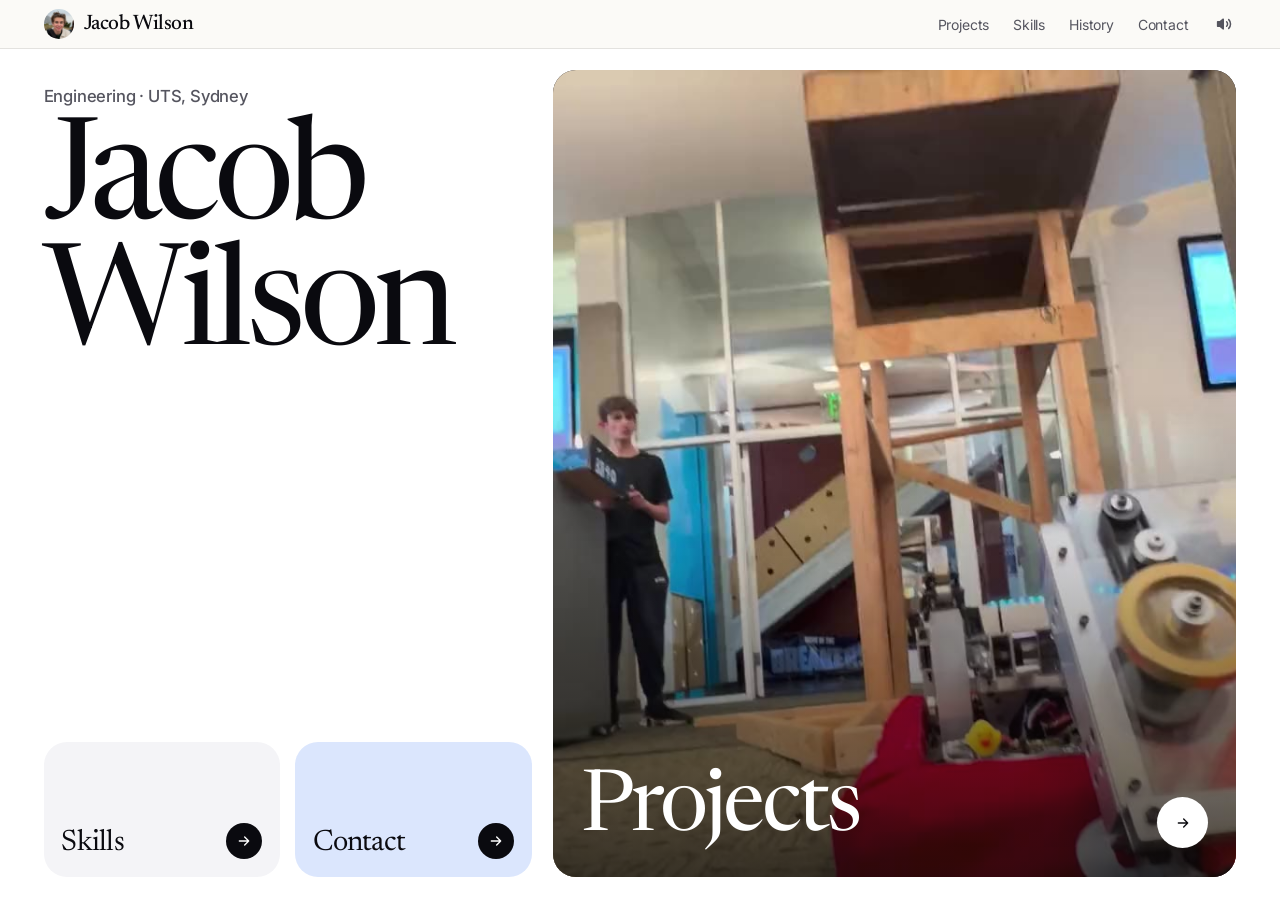
<file: site/index.html>
<!doctype html>
<html lang="en-AU">
<head>
<meta charset="utf-8">
<meta name="viewport" content="width=device-width, initial-scale=1, viewport-fit=cover">
<title>Jacob Wilson</title>
<meta name="description" content="Engineering student at UTS, Sydney. Robots, mechanisms and software.">
<meta name="theme-color" content="#ffffff">
<link rel="preconnect" href="https://fonts.googleapis.com">
<link rel="preconnect" href="https://fonts.gstatic.com" crossorigin>
<link rel="stylesheet" href="https://fonts.googleapis.com/css2?family=Inter:wght@400;500;600&family=Newsreader:opsz,wght@6..72,400;6..72,500&display=swap">
<link rel="stylesheet" href="css/site.css?v=11">
<link rel="icon" href="data:image/svg+xml,%3Csvg xmlns='http://www.w3.org/2000/svg' viewBox='0 0 32 32'%3E%3Crect width='32' height='32' rx='8' fill='%23141413'/%3E%3Ccircle cx='16' cy='16' r='5' fill='%23faf9f5'/%3E%3C/svg%3E">
</head>
<body data-page="home">
<a class="skip" href="#main">Skip to content</a>
<header class="nav">
  <div class="nav-bar">
    <a class="brand" href="index.html" data-page="home" aria-label="Jacob Wilson, home"><img class="pfp" src="assets/profile/pfp.jpg" alt="" width="30" height="30"><span class="full">Jacob Wilson</span><span class="short">JW</span></a>
    <nav class="nav-links" aria-label="Main"><a class="nav-link" data-page="projects" href="projects.html">Projects</a><a class="nav-link" data-page="skills" href="skills.html">Skills</a><a class="nav-link" data-page="history" href="history.html">History</a><a class="nav-link" data-page="contact" href="contact.html">Contact</a></nav>
    <button class="icon-btn sound" type="button" aria-label="Click sound"><svg viewBox="0 0 24 24" fill="none" stroke="currentColor" stroke-width="2" stroke-linecap="round" stroke-linejoin="round" aria-hidden="true"><path d="M11 5.5 6.5 9H3.5v6h3l4.5 3.5z" fill="currentColor"/><path class="wave" d="M15.5 9a4.2 4.2 0 0 1 0 6M18.3 6.2a8.2 8.2 0 0 1 0 11.6"/><path class="mute" d="m15.5 9.5 5 5m0-5-5 5"/></svg></button>
  </div>
</header>
<main id="main" class="home">
  <div class="home-text">
    <div>
      <p class="eyebrow" id="kicker"></p>
      <h1 class="home-name" id="name"></h1>
    </div>
    <div class="home-links">
      <a class="mini" data-press href="skills.html"><span>Skills</span><i class="go"></i></a>
      <a class="mini" data-press href="contact.html"><span>Contact</span><i class="go"></i></a>
    </div>
  </div>
  <a class="feature" data-press href="projects.html" aria-label="Projects">
    <span class="feature-media" id="feature-media"></span>
    <span class="feature-label"><span>Projects</span><i class="go"></i></span>
  </a>
</main>
<script src="js/data.js?v=19"></script>
<script src="js/site.js?v=4"></script>
<script src="js/hero.js?v=4"></script>
</body>
</html>
</file>
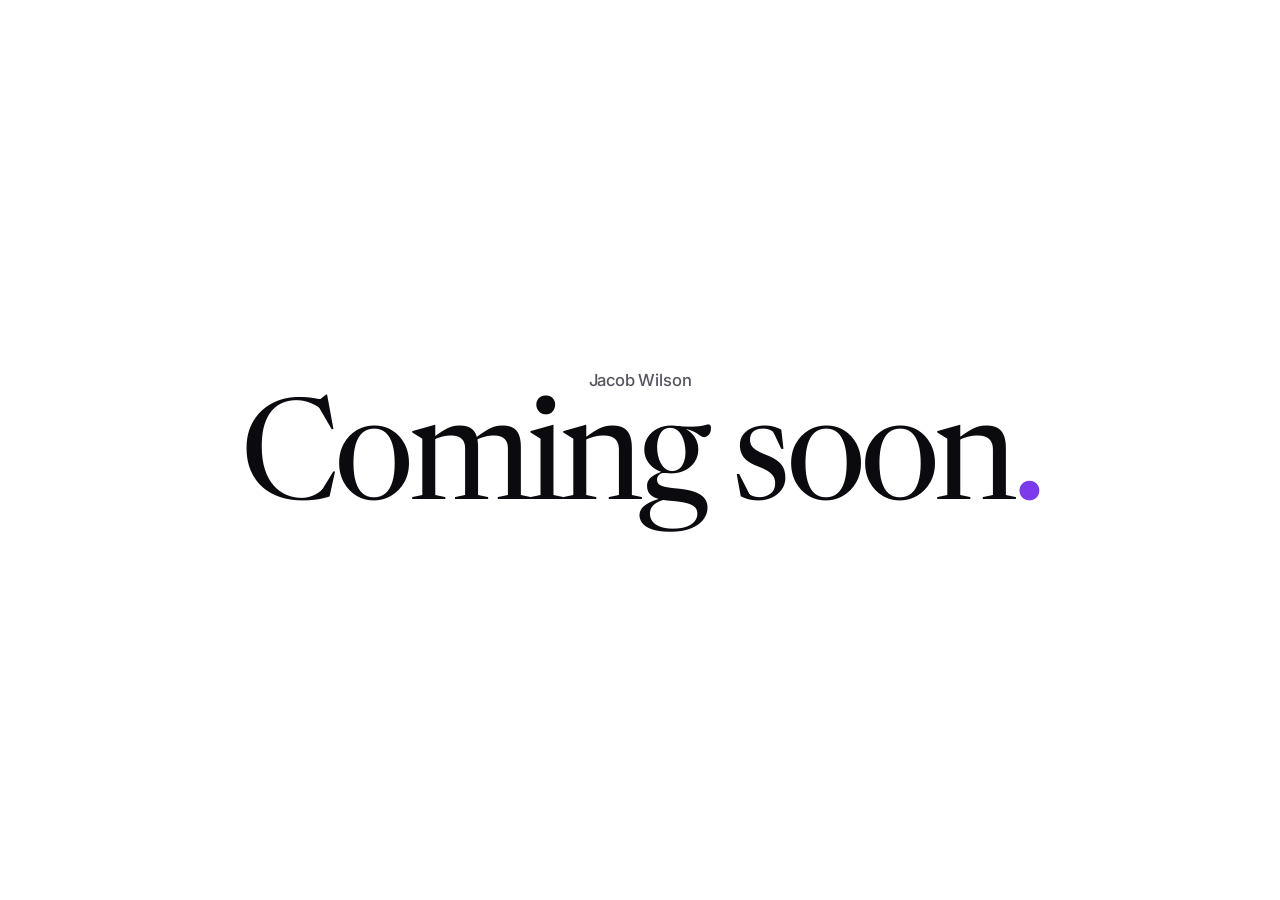
<file: site/coming-soon.html>
<!doctype html>
<html lang="en-AU">
<head>
<meta charset="utf-8">
<meta name="viewport" content="width=device-width, initial-scale=1, viewport-fit=cover">
<title>Jacob Wilson</title>
<meta name="description" content="Engineering student at UTS, Sydney. Robots, mechanisms and software.">
<meta name="theme-color" content="#ffffff">
<link rel="preconnect" href="https://fonts.googleapis.com">
<link rel="preconnect" href="https://fonts.gstatic.com" crossorigin>
<link rel="stylesheet" href="https://fonts.googleapis.com/css2?family=Inter:wght@400;500&family=Newsreader:opsz,wght@6..72,400&display=swap">
<link rel="icon" href="data:image/svg+xml,%3Csvg xmlns='http://www.w3.org/2000/svg' viewBox='0 0 32 32'%3E%3Crect width='32' height='32' rx='8' fill='%23141413'/%3E%3Ccircle cx='16' cy='16' r='5' fill='%23faf9f5'/%3E%3C/svg%3E">
<style>
  :root { --ink: #0a0a0f; --ink-2: #55555f; --clay: #7c3aed;
    --serif: "Newsreader", "Iowan Old Style", "Palatino Linotype", Georgia, serif;
    --sans: -apple-system, BlinkMacSystemFont, "SF Pro Text", "Inter", "Helvetica Neue", Arial, sans-serif; }
  html, body { margin: 0; height: 100%; background: #fff; }
  body { display: grid; place-items: center; min-height: 100svh; color: var(--ink);
    font-family: var(--sans); -webkit-font-smoothing: antialiased; letter-spacing: -.011em; }
  main { padding: 24px; text-align: center; }
  p { margin: 0; font-size: clamp(15px, 1.3vw, 19px); font-weight: 500; color: var(--ink-2); }
  h1 { margin: clamp(6px, 1.4vh, 18px) 0 0; font-family: var(--serif); font-weight: 400;
    font-size: clamp(54px, min(11vw, 23svh), 200px); line-height: .9; letter-spacing: -.04em; }
  h1 i { font-style: normal; color: var(--clay); display: inline-block; transform-origin: 50% 90%; }
  h1 i.jump { animation: jump .6s cubic-bezier(.32,.72,0,1); }
  @keyframes jump {
    0%   { transform: translateY(0) scale(1, 1); }
    12%  { transform: translateY(0) scale(1.25, .75); }
    45%  { transform: translateY(-.55em) scale(.9, 1.1); }
    80%  { transform: translateY(0) scale(1.2, .8); }
    100% { transform: translateY(0) scale(1, 1); }
  }
  body { cursor: pointer; -webkit-user-select: none; user-select: none; }
</style>
</head>
<body>
<main>
  <p>Jacob Wilson</p>
  <h1>Coming soon<i>.</i></h1>
</main>
<script>
  const dot = document.querySelector("h1 i");
  addEventListener("pointerdown", () => {
    dot.classList.remove("jump");
    void dot.offsetWidth; // restart the animation on every click
    dot.classList.add("jump");
  });
</script>
</body>
</html>
</file>
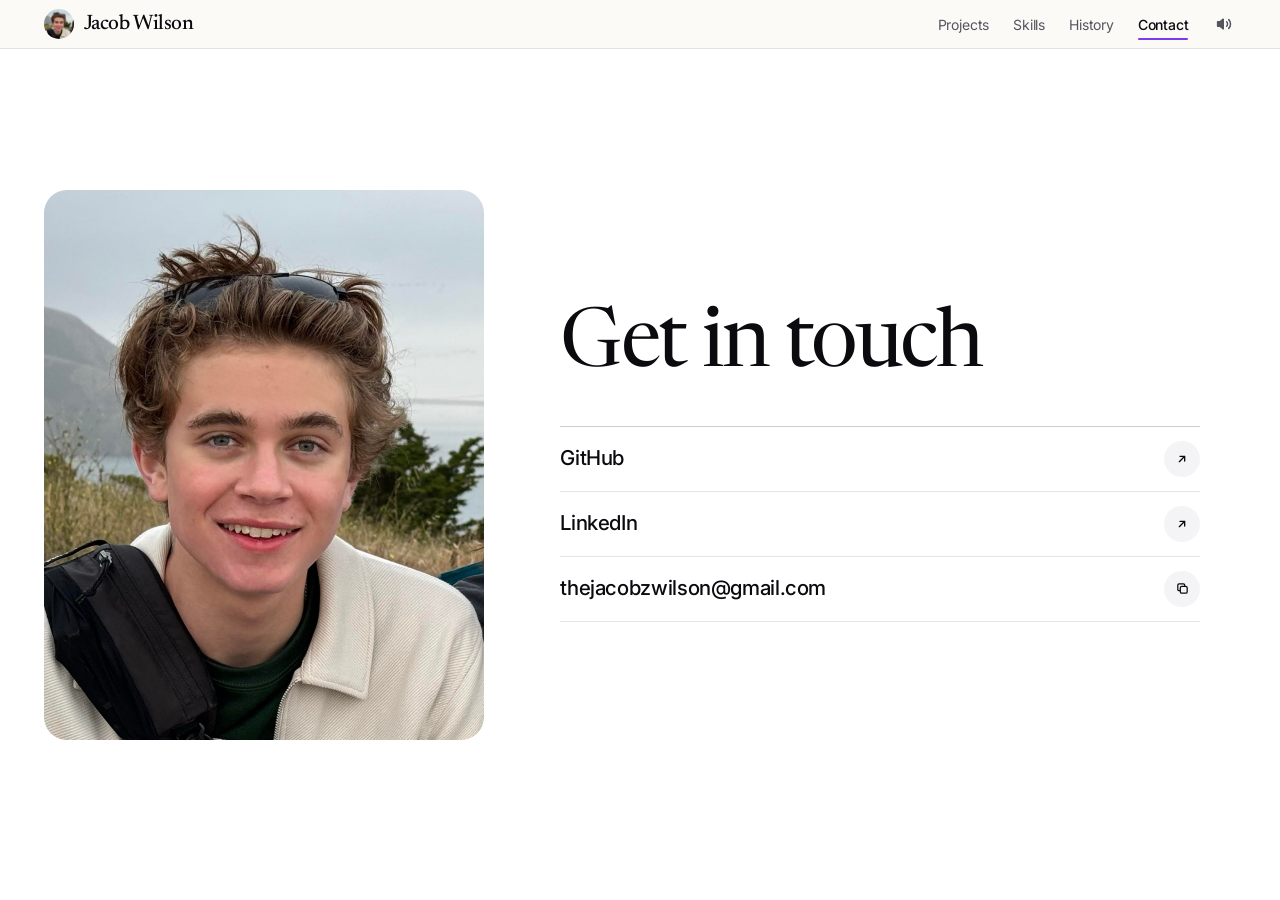
<file: site/contact.html>
<!doctype html>
<html lang="en-AU">
<head>
<meta charset="utf-8">
<meta name="viewport" content="width=device-width, initial-scale=1, viewport-fit=cover">
<title>Contact — Jacob Wilson</title>
<meta name="description" content="GitHub, LinkedIn and email.">
<meta name="theme-color" content="#ffffff">
<link rel="preconnect" href="https://fonts.googleapis.com">
<link rel="preconnect" href="https://fonts.gstatic.com" crossorigin>
<link rel="stylesheet" href="https://fonts.googleapis.com/css2?family=Inter:wght@400;500;600&family=Newsreader:opsz,wght@6..72,400;6..72,500&display=swap">
<link rel="stylesheet" href="css/site.css?v=11">
<link rel="icon" href="data:image/svg+xml,%3Csvg xmlns='http://www.w3.org/2000/svg' viewBox='0 0 32 32'%3E%3Crect width='32' height='32' rx='8' fill='%23141413'/%3E%3Ccircle cx='16' cy='16' r='5' fill='%23faf9f5'/%3E%3C/svg%3E">
</head>
<body data-page="contact">
<a class="skip" href="#main">Skip to content</a>
<header class="nav">
  <div class="nav-bar">
    <a class="brand" href="index.html" data-page="home" aria-label="Jacob Wilson, home"><img class="pfp" src="assets/profile/pfp.jpg" alt="" width="30" height="30"><span class="full">Jacob Wilson</span><span class="short">JW</span></a>
    <nav class="nav-links" aria-label="Main"><a class="nav-link" data-page="projects" href="projects.html">Projects</a><a class="nav-link" data-page="skills" href="skills.html">Skills</a><a class="nav-link" data-page="history" href="history.html">History</a><a class="nav-link" data-page="contact" href="contact.html">Contact</a></nav>
    <button class="icon-btn sound" type="button" aria-label="Click sound"><svg viewBox="0 0 24 24" fill="none" stroke="currentColor" stroke-width="2" stroke-linecap="round" stroke-linejoin="round" aria-hidden="true"><path d="M11 5.5 6.5 9H3.5v6h3l4.5 3.5z" fill="currentColor"/><path class="wave" d="M15.5 9a4.2 4.2 0 0 1 0 6M18.3 6.2a8.2 8.2 0 0 1 0 11.6"/><path class="mute" d="m15.5 9.5 5 5m0-5-5 5"/></svg></button>
  </div>
</header>
<main id="main" class="contact">
  <figure class="headshot"><img id="headshot" alt="Jacob Wilson" width="880" height="1100"></figure>
  <div class="contact-body">
    <h1 class="display">Get in touch</h1>
    <ul class="list">
      <li><a class="row" id="gh" target="_blank" rel="noopener" data-press><span>GitHub</span><i class="go go--out"></i></a></li>
      <li><a class="row" id="li" target="_blank" rel="noopener" data-press><span>LinkedIn</span><i class="go go--out"></i></a></li>
      <li class="row-wrap"><a class="row" id="em" data-press><span id="em-t"></span></a><button class="icon-btn copy" id="copy" type="button" aria-label="Copy email"></button></li>
    </ul>
  </div>
</main>
<script src="js/data.js?v=19"></script>
<script src="js/site.js?v=4"></script>
<script src="js/contact.js?v=5"></script>
</body>
</html>
</file>
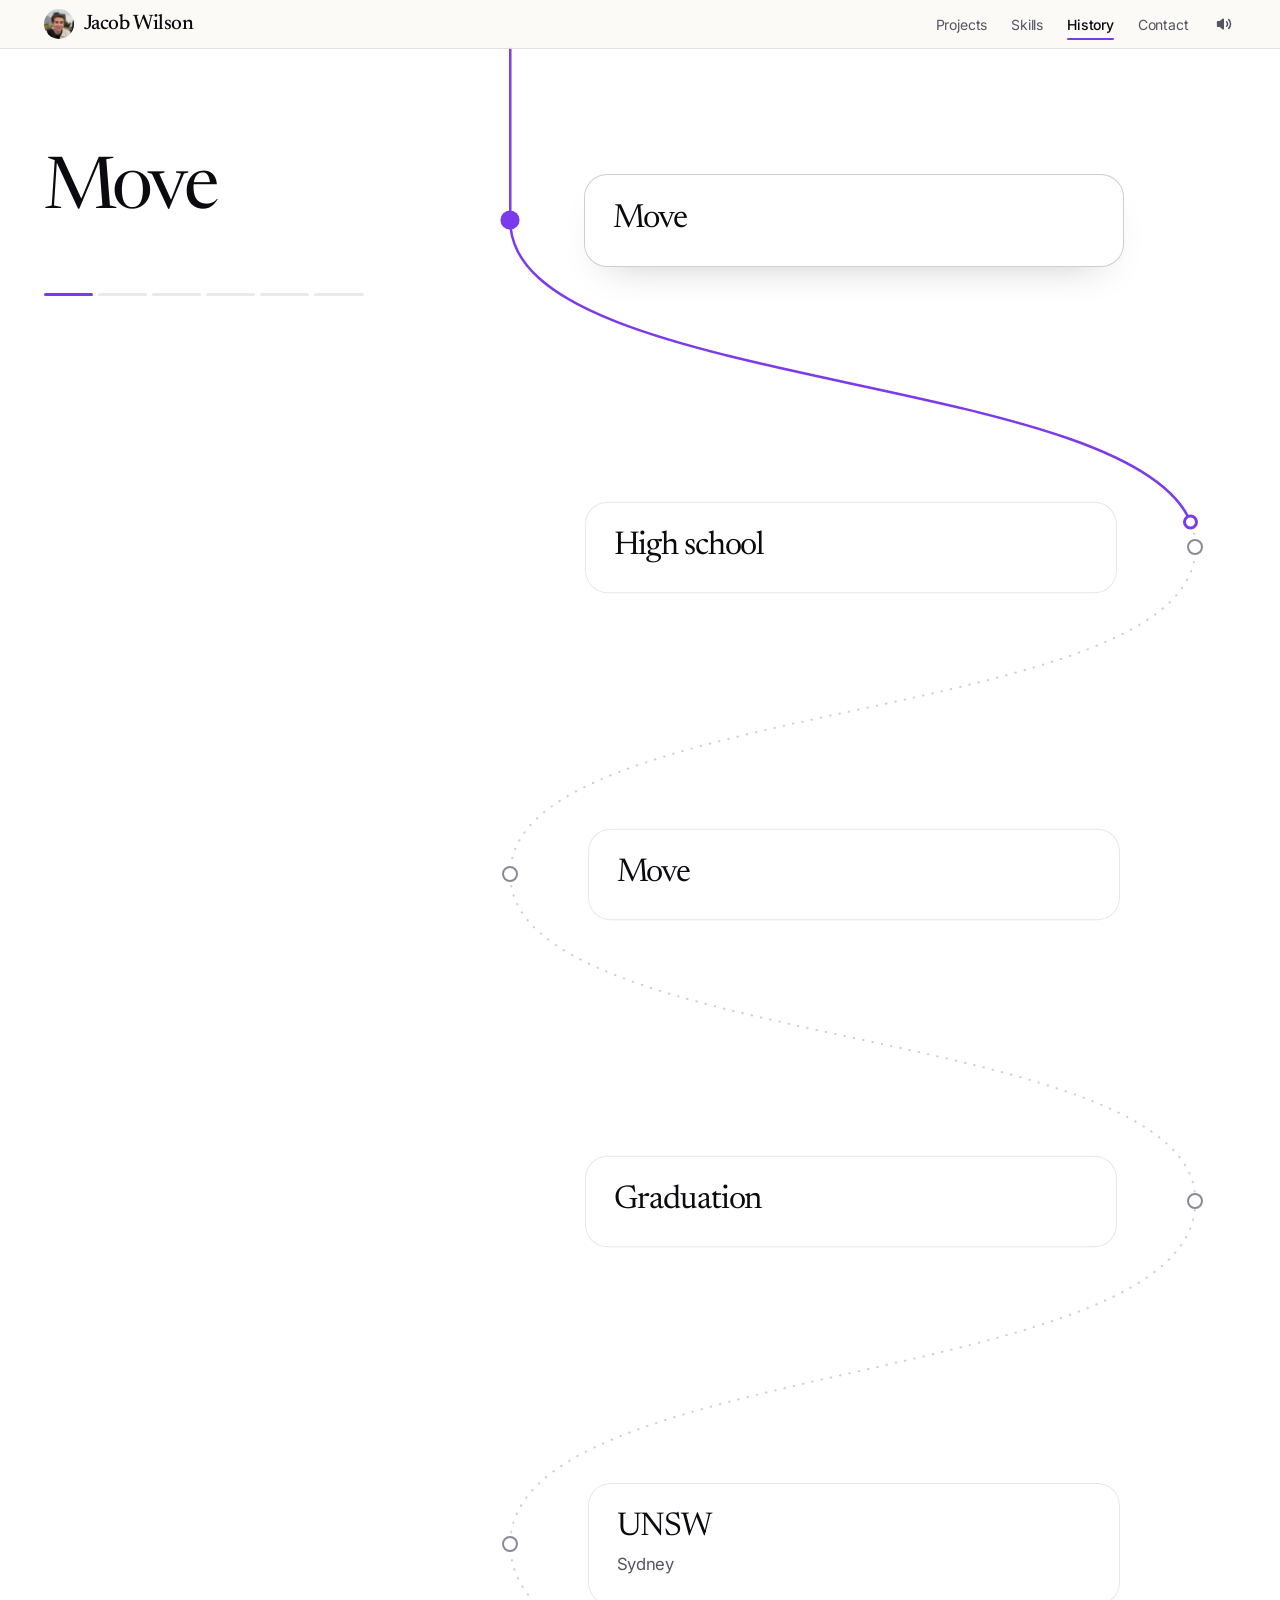
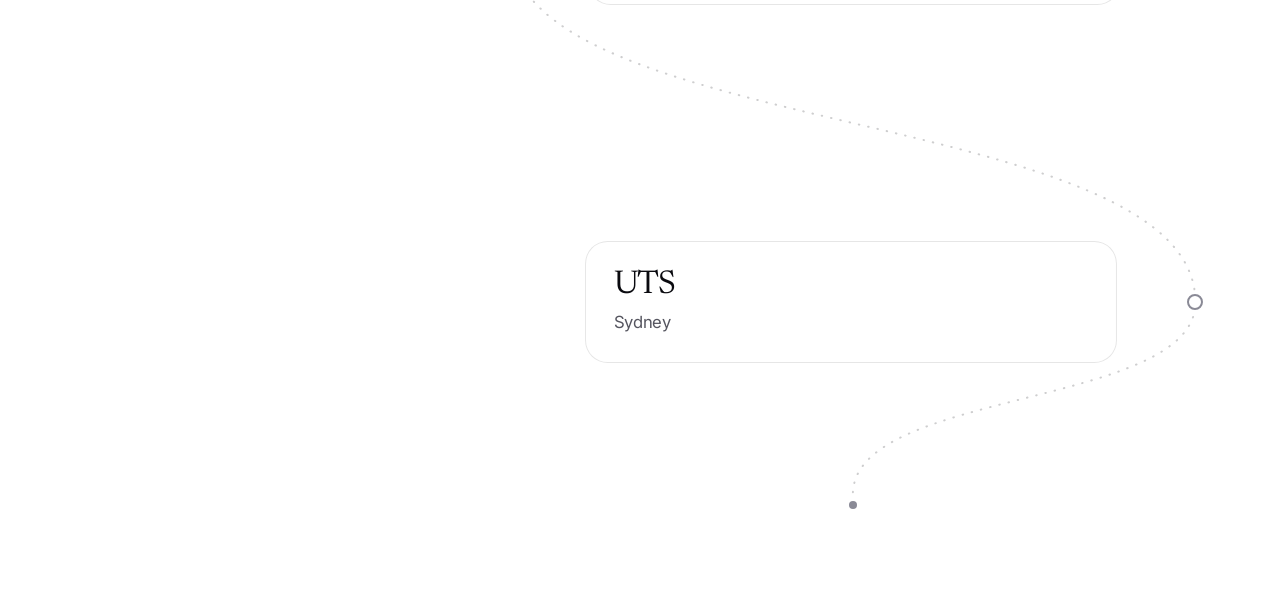
<file: site/history.html>
<!doctype html>
<html lang="en-AU">
<head>
<meta charset="utf-8">
<meta name="viewport" content="width=device-width, initial-scale=1, viewport-fit=cover">
<title>History — Jacob Wilson</title>
<meta name="description" content="Schools, moves and universities.">
<meta name="theme-color" content="#ffffff">
<link rel="preconnect" href="https://fonts.googleapis.com">
<link rel="preconnect" href="https://fonts.gstatic.com" crossorigin>
<link rel="stylesheet" href="https://fonts.googleapis.com/css2?family=Inter:wght@400;500;600&family=Newsreader:opsz,wght@6..72,400;6..72,500&display=swap">
<link rel="stylesheet" href="css/site.css?v=11">
<link rel="icon" href="data:image/svg+xml,%3Csvg xmlns='http://www.w3.org/2000/svg' viewBox='0 0 32 32'%3E%3Crect width='32' height='32' rx='8' fill='%23141413'/%3E%3Ccircle cx='16' cy='16' r='5' fill='%23faf9f5'/%3E%3C/svg%3E">
</head>
<body data-page="history">
<a class="skip" href="#main">Skip to content</a>
<header class="nav">
  <div class="nav-bar">
    <a class="brand" href="index.html" data-page="home" aria-label="Jacob Wilson, home"><img class="pfp" src="assets/profile/pfp.jpg" alt="" width="30" height="30"><span class="full">Jacob Wilson</span><span class="short">JW</span></a>
    <nav class="nav-links" aria-label="Main"><a class="nav-link" data-page="projects" href="projects.html">Projects</a><a class="nav-link" data-page="skills" href="skills.html">Skills</a><a class="nav-link" data-page="history" href="history.html">History</a><a class="nav-link" data-page="contact" href="contact.html">Contact</a></nav>
    <button class="icon-btn sound" type="button" aria-label="Click sound"><svg viewBox="0 0 24 24" fill="none" stroke="currentColor" stroke-width="2" stroke-linecap="round" stroke-linejoin="round" aria-hidden="true"><path d="M11 5.5 6.5 9H3.5v6h3l4.5 3.5z" fill="currentColor"/><path class="wave" d="M15.5 9a4.2 4.2 0 0 1 0 6M18.3 6.2a8.2 8.2 0 0 1 0 11.6"/><path class="mute" d="m15.5 9.5 5 5m0-5-5 5"/></svg></button>
  </div>
</header>
<main id="main">
<h1 class="sr-only">History</h1>
<div class="hist">
  <aside class="hist-now" aria-hidden="true">
    <div class="now-when"><span></span></div>
    <div class="now-title"></div>
    <div class="now-bar"></div>
  </aside>
  <div class="tl">
    <svg class="tl-svg" aria-hidden="true"><path class="tl-guide"/><path class="tl-ink"/><circle class="tl-pen" r="6"/></svg>
    <ol class="tl-list"></ol>
    <div class="tl-end" aria-hidden="true"></div>
  </div>
</div>
</main>
<script src="js/data.js?v=19"></script>
<script src="js/site.js?v=4"></script>
<script src="js/timeline.js?v=4"></script>
</body>
</html>
</file>
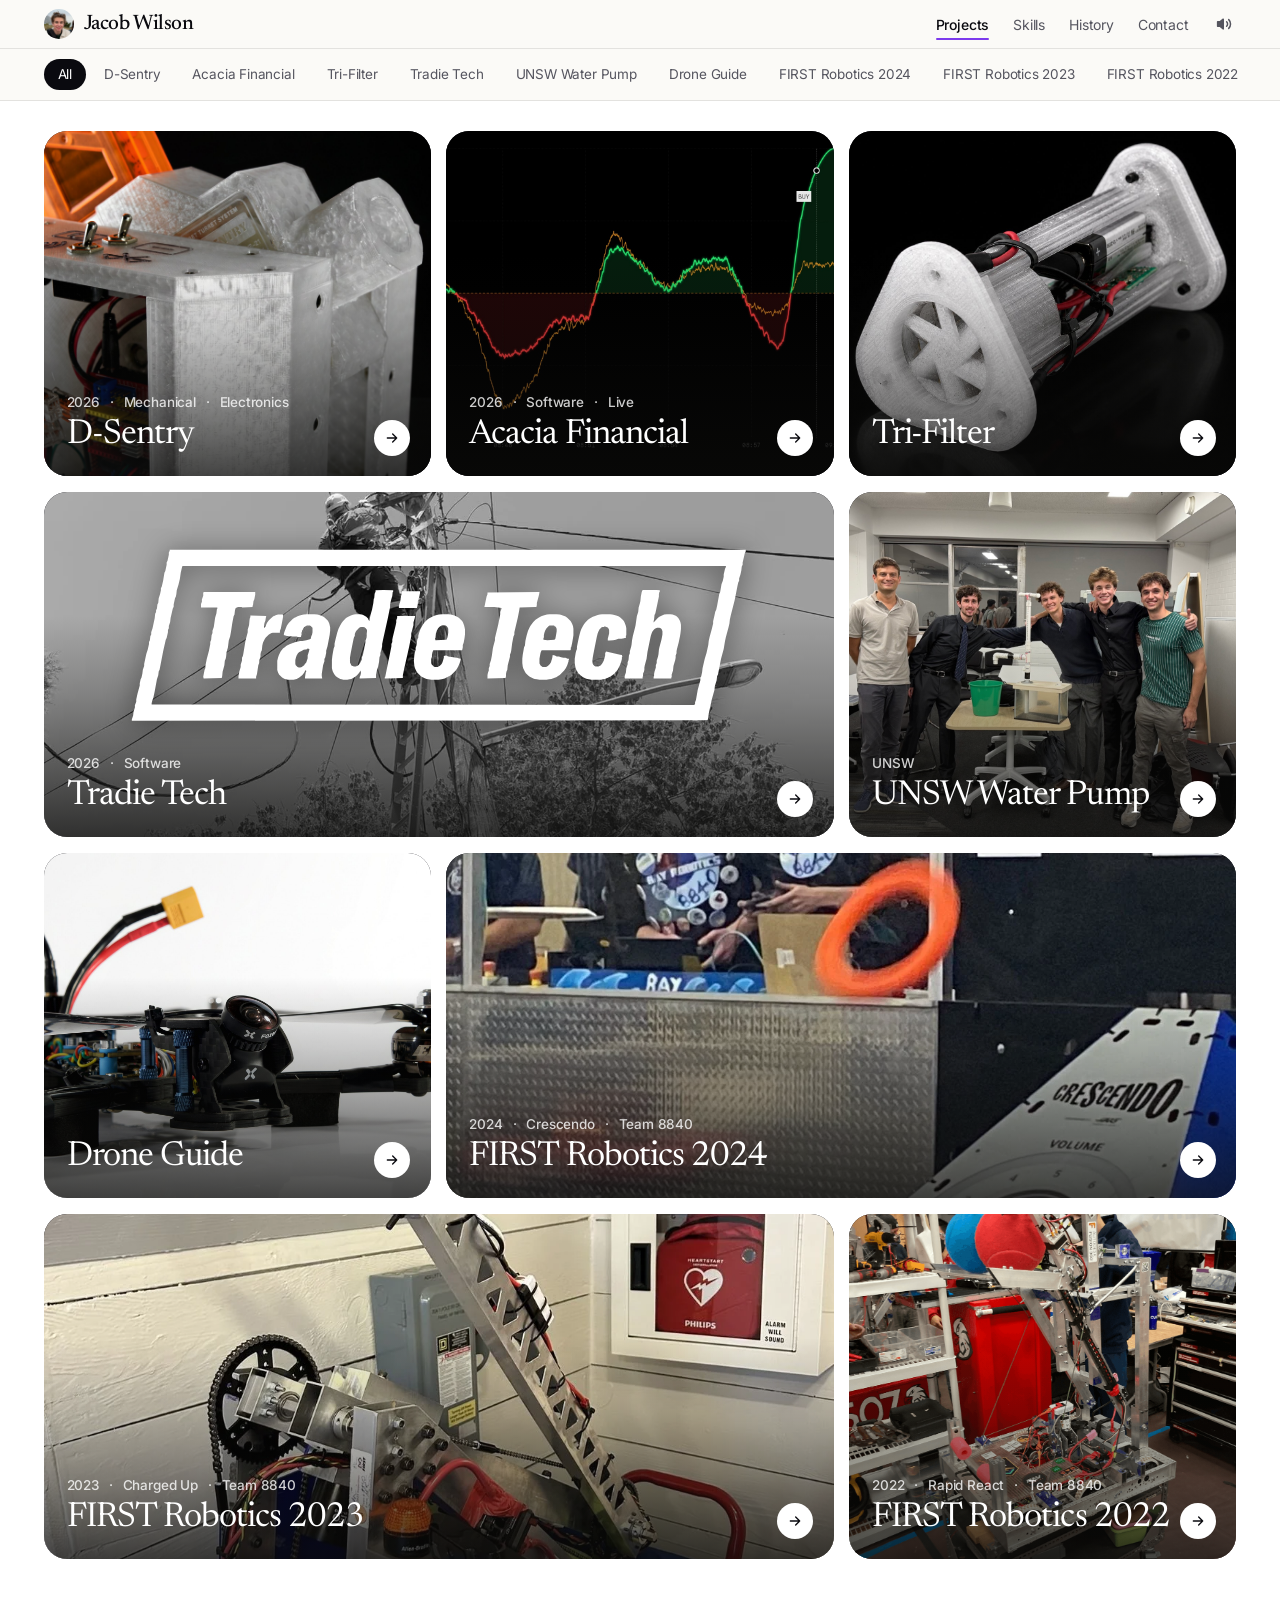
<file: site/projects.html>
<!doctype html>
<html lang="en-AU" class="has-rail">
<head>
<meta charset="utf-8">
<meta name="viewport" content="width=device-width, initial-scale=1, viewport-fit=cover">
<title>Projects — Jacob Wilson</title>
<meta name="description" content="Engineering projects by Jacob Wilson.">
<meta name="theme-color" content="#ffffff">
<link rel="preconnect" href="https://fonts.googleapis.com">
<link rel="preconnect" href="https://fonts.gstatic.com" crossorigin>
<link rel="stylesheet" href="https://fonts.googleapis.com/css2?family=Inter:wght@400;500;600&family=Newsreader:opsz,wght@6..72,400;6..72,500&display=swap">
<link rel="stylesheet" href="css/site.css?v=11">
<link rel="icon" href="data:image/svg+xml,%3Csvg xmlns='http://www.w3.org/2000/svg' viewBox='0 0 32 32'%3E%3Crect width='32' height='32' rx='8' fill='%23141413'/%3E%3Ccircle cx='16' cy='16' r='5' fill='%23faf9f5'/%3E%3C/svg%3E">
</head>
<body data-page="projects">
<a class="skip" href="#main">Skip to content</a>
<header class="nav">
  <div class="nav-bar">
    <a class="brand" href="index.html" data-page="home" aria-label="Jacob Wilson, home"><img class="pfp" src="assets/profile/pfp.jpg" alt="" width="30" height="30"><span class="full">Jacob Wilson</span><span class="short">JW</span></a>
    <nav class="nav-links" aria-label="Main"><a class="nav-link" data-page="projects" href="projects.html">Projects</a><a class="nav-link" data-page="skills" href="skills.html">Skills</a><a class="nav-link" data-page="history" href="history.html">History</a><a class="nav-link" data-page="contact" href="contact.html">Contact</a></nav>
    <button class="icon-btn sound" type="button" aria-label="Click sound"><svg viewBox="0 0 24 24" fill="none" stroke="currentColor" stroke-width="2" stroke-linecap="round" stroke-linejoin="round" aria-hidden="true"><path d="M11 5.5 6.5 9H3.5v6h3l4.5 3.5z" fill="currentColor"/><path class="wave" d="M15.5 9a4.2 4.2 0 0 1 0 6M18.3 6.2a8.2 8.2 0 0 1 0 11.6"/><path class="mute" d="m15.5 9.5 5 5m0-5-5 5"/></svg></button>
  </div>
  <div class="rail"><div class="rail-scroll"><ul class="rail-list"></ul></div></div>
</header>
<main id="main" class="collection" data-collection="projects"></main>
<script src="js/data.js?v=19"></script>
<script src="js/site.js?v=4"></script>
<script src="js/live.js?v=3"></script>
<script src="js/collection.js?v=6"></script>
</body>
</html>
</file>
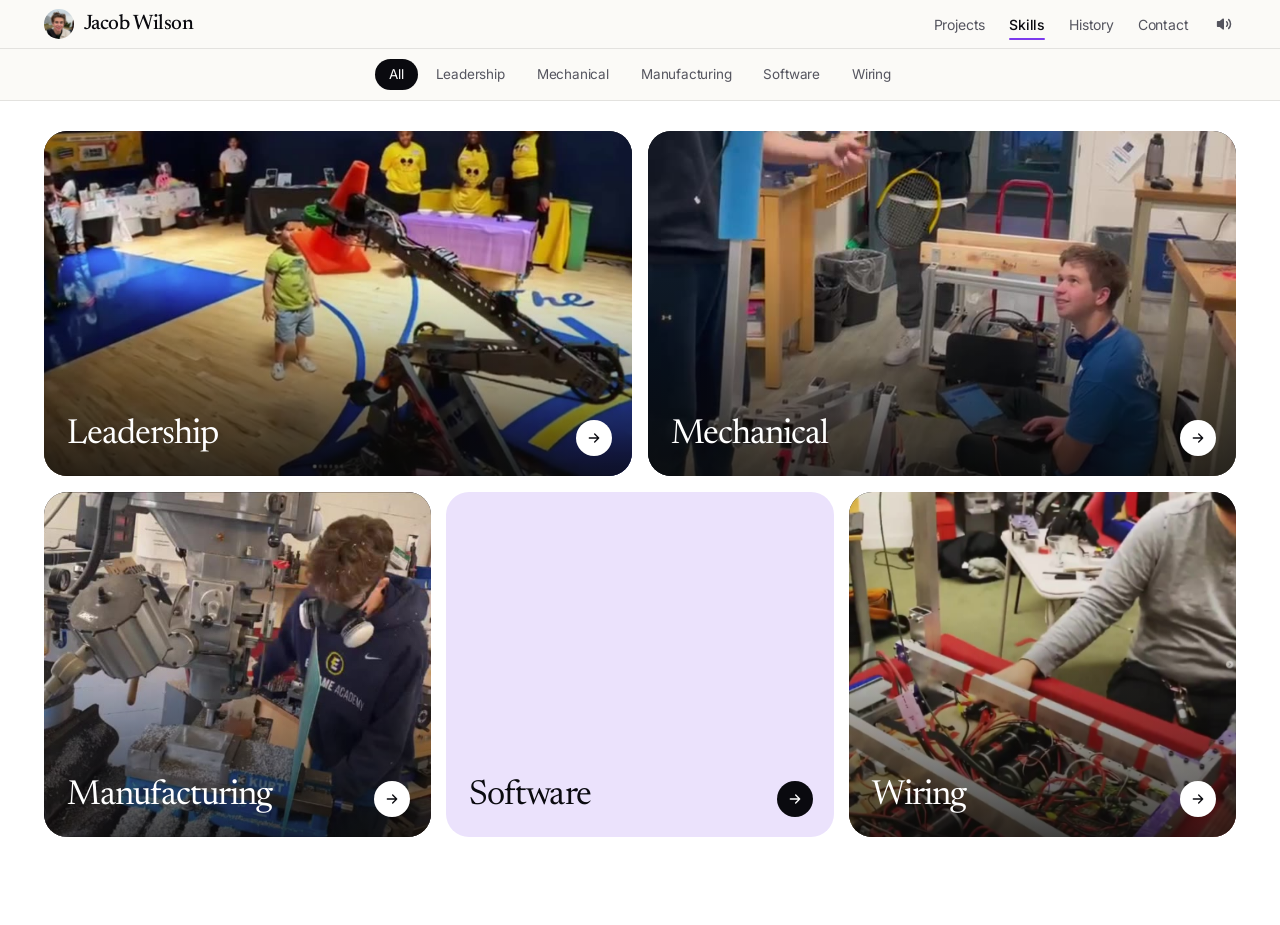
<file: site/skills.html>
<!doctype html>
<html lang="en-AU" class="has-rail">
<head>
<meta charset="utf-8">
<meta name="viewport" content="width=device-width, initial-scale=1, viewport-fit=cover">
<title>Skills — Jacob Wilson</title>
<meta name="description" content="Leadership, mechanical, manufacturing, software and wiring.">
<meta name="theme-color" content="#ffffff">
<link rel="preconnect" href="https://fonts.googleapis.com">
<link rel="preconnect" href="https://fonts.gstatic.com" crossorigin>
<link rel="stylesheet" href="https://fonts.googleapis.com/css2?family=Inter:wght@400;500;600&family=Newsreader:opsz,wght@6..72,400;6..72,500&display=swap">
<link rel="stylesheet" href="css/site.css?v=11">
<link rel="icon" href="data:image/svg+xml,%3Csvg xmlns='http://www.w3.org/2000/svg' viewBox='0 0 32 32'%3E%3Crect width='32' height='32' rx='8' fill='%23141413'/%3E%3Ccircle cx='16' cy='16' r='5' fill='%23faf9f5'/%3E%3C/svg%3E">
</head>
<body data-page="skills">
<a class="skip" href="#main">Skip to content</a>
<header class="nav">
  <div class="nav-bar">
    <a class="brand" href="index.html" data-page="home" aria-label="Jacob Wilson, home"><img class="pfp" src="assets/profile/pfp.jpg" alt="" width="30" height="30"><span class="full">Jacob Wilson</span><span class="short">JW</span></a>
    <nav class="nav-links" aria-label="Main"><a class="nav-link" data-page="projects" href="projects.html">Projects</a><a class="nav-link" data-page="skills" href="skills.html">Skills</a><a class="nav-link" data-page="history" href="history.html">History</a><a class="nav-link" data-page="contact" href="contact.html">Contact</a></nav>
    <button class="icon-btn sound" type="button" aria-label="Click sound"><svg viewBox="0 0 24 24" fill="none" stroke="currentColor" stroke-width="2" stroke-linecap="round" stroke-linejoin="round" aria-hidden="true"><path d="M11 5.5 6.5 9H3.5v6h3l4.5 3.5z" fill="currentColor"/><path class="wave" d="M15.5 9a4.2 4.2 0 0 1 0 6M18.3 6.2a8.2 8.2 0 0 1 0 11.6"/><path class="mute" d="m15.5 9.5 5 5m0-5-5 5"/></svg></button>
  </div>
  <div class="rail"><div class="rail-scroll"><ul class="rail-list"></ul></div></div>
</header>
<main id="main" class="collection" data-collection="skills"></main>
<script src="js/data.js?v=19"></script>
<script src="js/site.js?v=4"></script>
<script src="js/collection.js?v=6"></script>
</body>
</html>
</file>
<file: site/css/site.css>
/* =========================================================================
   v4. Apple structure, Anthropic warmth.
   Apple: thin fixed menu bar with a local sub-bar, product tiles, inline looping
          video with a pause control, paddle-nav galleries, pill controls.
   Anthropic: ivory canvas, slate ink, serif display type, hairline-ruled lists,
          soft tinted cards, one clay accent.
   Rules that keep it from ever looking broken:
   - nothing is hidden waiting for an animation; content opacity is never
     animated on load, and every animation ends at the element's normal state
   - only the menu bar uses backdrop-filter, and it is legible without it
   - the menu bar and the project rail are one fixed element
   - media is never cropped unexpectedly: clips sit on a dark frame, contained
   ========================================================================= */
:root {
  --bg: #ffffff;
  --surface: #ffffff;
  --tint: #f4f4f7;
  --tint-2: #e9e9ef;
  --ink: #0a0a0f;
  --ink-2: #55555f;
  --ink-3: #8a8a96;
  --line: rgba(10, 10, 15, .1);
  --line-2: rgba(10, 10, 15, .2);
  --clay: #7c3aed;
  --clay-press: #6d28d9;
  --night: #0a0a0f;
  --sky: #dbe6fd; --oat: #f1f1f5; --olive: #e3e9fb; --fig: #ebe2fc; --peach: #e8defb;

  --serif: "Newsreader", "Iowan Old Style", "Palatino Linotype", Georgia, serif;
  --sans: -apple-system, BlinkMacSystemFont, "SF Pro Text", "Inter", "Helvetica Neue", Arial, sans-serif;

  --r-tile: clamp(16px, 1.8vw, 26px);
  --r-media: clamp(12px, 1.4vw, 20px);
  --gut: max(clamp(16px, 3.4vw, 48px), env(safe-area-inset-left, 0px), env(safe-area-inset-right, 0px)); /* clears the notch in landscape */
  --maxw: 1520px;
  --bar: 48px;
  --rail: 0px;
  --chrome: calc(var(--bar) + var(--rail));

  --ease: cubic-bezier(.4, 0, .6, 1);
  --out: cubic-bezier(.16, 1, .3, 1);
  --spring: cubic-bezier(.32, .72, 0, 1);
}
.has-rail { --rail: 52px; --chrome: calc(var(--bar) + var(--rail)); } /* re-derive: a variable set on :root keeps :root's value of --rail */

@media (prefers-reduced-motion: no-preference) { @view-transition { navigation: auto; } }

*, *::before, *::after { box-sizing: border-box; }
html { -webkit-text-size-adjust: 100%; background: var(--bg); scroll-padding-top: calc(var(--chrome) + 16px); }
body {
  margin: 0; min-height: 100svh; padding-top: var(--chrome);
  color: var(--ink); background: var(--bg);
  font-family: var(--sans); font-size: 17px; line-height: 1.5; letter-spacing: -.011em;
  -webkit-font-smoothing: antialiased; -moz-osx-font-smoothing: grayscale; text-rendering: optimizeLegibility;
  -webkit-tap-highlight-color: transparent;
}
img, video { display: block; max-width: 100%; }
a { color: inherit; text-decoration: none; }
button { font: inherit; color: inherit; letter-spacing: inherit; border: 0; background: none; padding: 0; cursor: pointer; }
h1, h2, p, ul, ol, dl, dd, figure { margin: 0; }
ul, ol { padding: 0; list-style: none; }
:focus-visible { outline: 2px solid var(--clay-press); outline-offset: 3px; }
:focus:not(:focus-visible) { outline: none; }
::selection { background: #dccbfa; }
.sr-only, .skip:not(:focus) { position: absolute; width: 1px; height: 1px; overflow: hidden; clip-path: inset(50%); white-space: nowrap; }
.skip:focus { position: fixed; top: 8px; left: 8px; z-index: 300; padding: 8px 14px; background: var(--ink); color: var(--bg); border-radius: 980px; }
html.lb-open { overflow: hidden; }

/* the page settles into place once; position only, so nothing can be left invisible */
@keyframes settle { from { transform: translateY(10px); } }
main { animation: settle 600ms var(--out); }

/* ---------- type ---------- */
.display { font-family: var(--serif); font-weight: 400; font-size: clamp(44px, 7.2vw, 124px); line-height: .98; letter-spacing: -.032em; text-wrap: balance; }
.eyebrow { display: flex; flex-wrap: wrap; align-items: center; gap: 6px 10px; font-size: 15px; font-weight: 500; color: var(--ink-2); }
.eyebrow span + span::before { content: ""; display: inline-block; width: 3px; height: 3px; border-radius: 50%; background: var(--ink-3); margin-right: 10px; vertical-align: middle; }

/* ---------- controls ---------- */
.btn { display: inline-flex; align-items: center; gap: 6px; min-height: 40px; padding: 8px 18px; border-radius: 980px; background: var(--ink); color: var(--bg); font-size: 15px; font-weight: 500; transition: transform 200ms var(--spring), background-color 200ms var(--ease); touch-action: manipulation; }
.btn svg { width: 14px; height: 14px; }
.btn--quiet { background: var(--tint); color: var(--ink); }
@media (hover: hover) { .btn:hover { background: #2a2a36; } .btn--quiet:hover { background: var(--tint-2); } }
.icon-btn { width: 40px; height: 40px; flex: none; display: grid; place-items: center; border-radius: 50%; color: var(--ink-2); transition: background-color 200ms var(--ease), color 200ms var(--ease), transform 200ms var(--spring); touch-action: manipulation; }
.icon-btn svg { width: 18px; height: 18px; }
@media (hover: hover) { .icon-btn:hover { background: var(--tint); color: var(--ink); } }
.is-pressed { transform: scale(.97); transition-duration: 80ms !important; }
.icon-btn.is-pressed, .paddle.is-pressed, .lb-btn.is-pressed { transform: scale(.9); }
.go { width: 36px; height: 36px; flex: none; display: grid; place-items: center; border-radius: 50%; background: var(--ink); color: var(--bg); transition: transform 320ms var(--out); }
.go svg { width: 16px; height: 16px; }

/* ---------- menu bar + rail (one fixed element) ---------- */
.nav { position: fixed; inset: 0 0 auto 0; z-index: 100; background: rgba(250, 249, 245, .94); border-bottom: 1px solid var(--line); view-transition-name: nav; }
@supports ((backdrop-filter: blur(1px)) or (-webkit-backdrop-filter: blur(1px))) {
  .nav { background: rgba(250, 249, 245, .8); -webkit-backdrop-filter: saturate(180%) blur(20px); backdrop-filter: saturate(180%) blur(20px); }
}
.nav-bar { height: var(--bar); max-width: calc(var(--maxw) + 2 * var(--gut)); margin: 0 auto; padding: 0 var(--gut); display: flex; align-items: center; gap: 2px; }
.brand { font-family: var(--serif); font-size: 21px; font-weight: 500; letter-spacing: -.02em; line-height: 1; padding: 10px 0; margin-right: auto; white-space: nowrap; transition: opacity 200ms var(--ease), transform 200ms var(--spring); transform-origin: left center; }
.brand { display: inline-flex; align-items: center; gap: 10px; }
.brand .pfp { width: 30px; height: 30px; border-radius: 50%; object-fit: cover; flex: none; }
.brand .short { display: none; }
@media (hover: hover) { .brand:hover { opacity: .6; } }
.nav-links { display: flex; align-items: center; }
.nav-link { position: relative; padding: 12px 12px; font-size: 14px; color: var(--ink-2); white-space: nowrap; transition: color 200ms var(--ease), transform 200ms var(--spring); }
@media (hover: hover) { .nav-link:hover { color: var(--ink); } }
.nav-link[aria-current="page"] { color: var(--ink); font-weight: 500; }
.nav-link[aria-current="page"]::after { content: ""; position: absolute; left: 12px; right: 12px; bottom: 7px; height: 2px; border-radius: 2px; background: var(--clay); }
.sound { margin-left: 2px; margin-right: -8px; }
.sound .mute { display: none; }
.sound[aria-pressed="false"] .wave { display: none; }
.sound[aria-pressed="false"] .mute { display: inline; }
@media (max-width: 519px) {
  .brand .full { display: none; }
  .brand .short { display: inline; }
  .nav-link { padding: 12px 8px; font-size: 13.5px; }
  .nav-link[aria-current="page"]::after { left: 8px; right: 8px; }
}
@media (max-width: 359px) { .nav-link { padding: 12px 6px; font-size: 13px; } }

.rail { position: relative; height: var(--rail); border-top: 1px solid var(--line); }
.rail-scroll { height: 100%; overflow-x: auto; overflow-y: hidden; scrollbar-width: none; -webkit-overflow-scrolling: touch;
  -webkit-mask-image: linear-gradient(to right, transparent 0, #000 28px, #000 calc(100% - 28px), transparent 100%); mask-image: linear-gradient(to right, transparent 0, #000 28px, #000 calc(100% - 28px), transparent 100%); }
.rail-scroll::-webkit-scrollbar { display: none; }
.rail-list { display: flex; align-items: center; gap: 4px; height: 100%; width: max-content; min-width: 100%; justify-content: center; padding: 0 max(var(--gut), 28px); } /* first and last chips sit clear of the edge fade */
.chip { position: relative; display: block; padding: 7px 14px; border-radius: 980px; font-size: 13.5px; line-height: 1.3; white-space: nowrap; color: var(--ink-2); transition: color 200ms var(--ease), background-color 200ms var(--ease), transform 200ms var(--spring); }
@media (hover: hover) { .chip:hover { color: var(--ink); background: var(--tint); } }
.chip[aria-current] { background: var(--ink); color: var(--bg); }
/* small controls keep their look but get a 44px touch target */
.chip::before, .paddle::before, .icon-btn::before { content: ""; position: absolute; left: 50%; top: 50%; width: max(100%, 44px); height: max(100%, 44px); transform: translate(-50%, -50%); }
.chip::before { width: 100%; }
.icon-btn, .paddle { position: relative; }

/* ---------- home: exactly one screen ---------- */
html:has(body[data-page="home"]) { overflow: hidden; }
body[data-page="home"] { height: 100svh; overflow: hidden; }
.home { height: calc(100svh - var(--chrome)); max-width: calc(var(--maxw) + 2 * var(--gut)); margin: 0 auto; padding: clamp(12px, 2.4vh, 28px) var(--gut) clamp(14px, 2.6vh, 28px); display: grid; grid-template-columns: minmax(0, 5fr) minmax(0, 7fr); grid-template-rows: minmax(0, 1fr); gap: clamp(12px, 1.6vw, 24px); }
.home-text { display: flex; flex-direction: column; justify-content: space-between; gap: 16px; min-height: 0; min-width: 0; }
.home .eyebrow { font-size: clamp(15px, min(1.3vw, 2.4vh), 19px); padding-top: clamp(4px, 1.6vh, 20px); }
.home-name { font-family: var(--serif); font-weight: 400; font-size: clamp(54px, min(11vw, 23svh), 220px); line-height: .9; letter-spacing: -.04em; margin-top: clamp(6px, 1.4vh, 18px); }
.home-name span { display: block; }
.home-links { display: grid; grid-template-columns: 1fr 1fr; gap: clamp(10px, 1.2vw, 16px); }
.mini { display: flex; align-items: flex-end; justify-content: space-between; gap: 10px; min-height: clamp(72px, 15svh, 168px); padding: clamp(14px, 1.4vw, 22px); border-radius: var(--r-tile); background: var(--tint); font-family: var(--serif); font-size: clamp(22px, min(2.3vw, 4.4vh), 38px); line-height: 1; letter-spacing: -.025em; transition: transform 240ms var(--spring), background-color 240ms var(--ease); touch-action: manipulation; }
.mini:nth-child(2) { background: var(--sky); }
@media (hover: hover) { .mini:hover { background: var(--tint-2); } .mini:nth-child(2):hover { background: #c6d6fa; } .mini:hover .go, .feature:hover .go { transform: translateX(4px); } }
.feature { position: relative; min-height: 0; border-radius: var(--r-tile); overflow: hidden; background: #0f0f16; color: #fff; isolation: isolate; transition: transform 240ms var(--spring); touch-action: manipulation; }
.feature-media, .feature-media > * { position: absolute; inset: 0; width: 100%; height: 100%; }
.feature-media > * { object-fit: cover; transition: opacity 900ms var(--ease), transform 1.6s var(--out); }
.feature-media video { opacity: 0; }
.feature-media video.on { opacity: 1; }
@media (hover: hover) { .feature:hover .feature-media > * { transform: scale(1.03); } }
.feature::after { content: ""; position: absolute; inset: 0; z-index: 1; background: linear-gradient(to top, rgba(10, 10, 9, .74) 0%, rgba(10, 10, 9, .2) 38%, rgba(10, 10, 9, 0) 60%); pointer-events: none; }
.feature-label { position: absolute; z-index: 2; left: 0; right: 0; bottom: 0; display: flex; align-items: flex-end; justify-content: space-between; gap: 16px; padding: clamp(18px, 2.2vw, 34px); font-family: var(--serif); font-size: clamp(44px, min(6.6vw, 13vh), 128px); line-height: .9; letter-spacing: -.035em; }
.feature .go { width: clamp(40px, 4vw, 56px); height: clamp(40px, 4vw, 56px); background: #fff; color: var(--ink); }
@media (max-width: 759px), (max-aspect-ratio: 1/1) {
  .home { grid-template-columns: minmax(0, 1fr); grid-template-rows: auto minmax(0, 1fr) auto; }
  .home-text { display: contents; }
  .home-text > div:first-child { order: 1; }
  .feature { order: 2; }
  .home-links { order: 3; }
  .home-name { font-size: clamp(44px, min(17.5vw, 14svh), 150px); }
  .home-name span { display: inline; }
  .mini { min-height: clamp(60px, 11svh, 120px); }
}
@media (max-height: 460px) {
  .home .eyebrow { display: none; }
  .home-name { font-size: clamp(32px, 16svh, 80px); margin-top: 0; }
  .mini { min-height: 48px; }
}

/* ---------- collection (projects, skills) ---------- */
.collection { max-width: calc(var(--maxw) + 2 * var(--gut)); margin: 0 auto; padding: clamp(16px, 2.4vw, 32px) var(--gut) 88px; transition: opacity 120ms var(--ease); }
.collection.is-leaving { opacity: 0; }
@keyframes view-in { from { transform: translateY(var(--enter, 14px)); } }
.collection.is-entering { animation: view-in 520ms var(--out); }

.tiles { display: grid; grid-template-columns: repeat(12, minmax(0, 1fr)); grid-auto-rows: clamp(230px, 27vw, 430px); gap: clamp(10px, 1.2vw, 18px); }
.tile { grid-column: span 4; position: relative; display: flex; flex-direction: column; justify-content: flex-end; border-radius: var(--r-tile); overflow: hidden; isolation: isolate; background: var(--tint); transition: transform 240ms var(--spring); touch-action: manipulation; }
.tiles--projects .tile:nth-child(4), .tiles--projects .tile:nth-child(7), .tiles--projects .tile:nth-child(8) { grid-column: span 8; }
.tiles--skills .tile:nth-child(-n+2) { grid-column: span 6; }
.tile--sky { background: var(--sky); } .tile--oat { background: var(--oat); } .tile--olive { background: var(--olive); } .tile--fig { background: var(--fig); } .tile--clay { background: var(--peach); }
.tile > img, .tile > video { position: absolute; inset: 0; width: 100%; height: 100%; object-fit: cover; z-index: -2; transition: transform 1.2s var(--out), opacity 500ms var(--ease); }
.tile > video { z-index: -1; opacity: 0; }
.tile > video.on { opacity: 1; }
.tile--media { color: #fff; background: #0f0f16; }
.tile--media::after { content: ""; position: absolute; inset: 0; z-index: -1; background: linear-gradient(to top, rgba(10, 10, 9, .76) 0%, rgba(10, 10, 9, .22) 42%, rgba(10, 10, 9, 0) 64%); }
.tile-body { display: grid; gap: 6px; padding: clamp(16px, 1.8vw, 28px); padding-right: clamp(60px, 5vw, 80px); }
.tile-meta { display: flex; flex-wrap: wrap; gap: 4px 10px; font-size: 13.5px; font-weight: 500; opacity: .8; }
.tile-meta span + span::before { content: "·"; margin-right: 10px; }
.tile-title { font-family: var(--serif); font-size: clamp(26px, 2.7vw, 46px); line-height: 1.02; letter-spacing: -.028em; text-wrap: balance; }
.tile-go { position: absolute; right: clamp(14px, 1.6vw, 24px); bottom: clamp(14px, 1.6vw, 24px); width: 36px; height: 36px; border-radius: 50%; display: grid; place-items: center; background: var(--ink); color: var(--bg); transition: transform 320ms var(--out); }
.tile-go svg { width: 16px; height: 16px; }
.tile > .tile-logo { position: absolute; left: 10%; right: 10%; top: 0; bottom: 38%; width: 80%; height: 62%; object-fit: contain; z-index: -1; pointer-events: none; }
.tile--media > .tile-logo { z-index: 0; filter: brightness(0) invert(1) drop-shadow(0 2px 14px rgba(0, 0, 0, .45)); }
.tile--media .tile-go { background: #fff; color: var(--ink); }
@media (hover: hover) { .tile:hover { transform: scale(1.025); z-index: 2; } .tile:hover > img, .tile:hover > video { transform: scale(1.04); } .tile:hover .tile-go { transform: translateX(4px); } }
.tile.is-pressed { transform: scale(.985); }
@media (max-width: 999px) {
  .tiles { grid-auto-rows: clamp(220px, 44vw, 380px); }
  .tiles .tile:nth-child(n) { grid-column: span 6; }
  .tiles .tile:nth-child(1) { grid-column: span 12; }
}
@media (max-width: 599px) {
  .tiles { grid-auto-rows: clamp(190px, 60vw, 300px); }
  .tiles .tile:nth-child(n) { grid-column: span 12; }
}

/* one item */
.item-head { margin-bottom: clamp(20px, 2.8vw, 40px); }
.item-head .display { margin-top: 10px; }
.media { position: relative; width: 100%; background: var(--night); border-radius: var(--r-media); overflow: hidden; }
.media video, .media iframe { position: absolute; inset: 0; width: 100%; height: 100%; object-fit: contain; border: 0; }
.media video { cursor: pointer; }
.media--hero { max-width: calc((100svh - var(--chrome) - 64px) * var(--ar, 1.7778)); margin-inline: auto; }
.media--wide { max-width: none; }
.media-toggle { position: absolute; right: 12px; bottom: 12px; width: 44px; height: 44px; border-radius: 50%; display: grid; place-items: center; background: rgba(250, 249, 245, .9); color: var(--ink); transition: transform 200ms var(--spring), background-color 120ms linear; }
.media-toggle svg { width: 16px; height: 16px; }
@media (hover: hover) { .media-toggle:hover { background: #fff; } }
.media-toggle:active { transform: scale(.9); }
.yt { position: absolute; inset: 0; width: 100%; height: 100%; background: #111 center / cover no-repeat; display: grid; place-items: center; }
.playbadge { width: 56px; height: 56px; border-radius: 50%; display: grid; place-items: center; background: rgba(20, 20, 19, .58); color: #fff; }
.playbadge svg { width: 38%; height: 38%; }
.playbadge--sm { position: absolute; left: 12px; bottom: 12px; width: 34px; height: 34px; }

.item-text--cols { display: grid; grid-template-columns: minmax(0, 1.5fr) minmax(240px, 1fr); gap: clamp(24px, 5vw, 88px); align-items: start; margin-top: clamp(28px, 3.4vw, 52px); }
.item--novideo .item-text--cols { margin-top: 0; }
.prose { max-width: 62ch; font-size: clamp(19px, 1.5vw, 24px); line-height: 1.42; letter-spacing: -.016em; }
.prose p + p { margin-top: .8em; }
.facts { border-top: 1px solid var(--line-2); font-size: 16px; }
.facts > div { display: flex; justify-content: space-between; gap: 20px; padding: 13px 0; border-bottom: 1px solid var(--line); }
.facts dt { color: var(--ink-2); }
.facts dd { text-align: right; font-weight: 500; }
.related { display: flex; flex-wrap: wrap; gap: 8px; }
.item-text > * + * { margin-top: clamp(20px, 2.4vw, 32px); }
.item-text--cols > * + * { margin-top: 0; }
.item-text--cols > .related { grid-column: 1 / -1; }
.soon { font-family: var(--serif); font-style: italic; font-size: clamp(22px, 2vw, 30px); color: var(--ink-3); }

.item-split { display: grid; grid-template-columns: min(clamp(260px, 36vw, 520px), calc((100svh - var(--chrome) - 48px) * var(--ar, .6))) minmax(0, 1fr); gap: clamp(24px, 5vw, 88px); align-items: start; }
.item--split-big .item-split { grid-template-columns: min(clamp(300px, 54vw, 860px), calc((100svh - var(--chrome) - 48px) * var(--ar, 1))) minmax(280px, 1fr); }
.item-split .item-media { position: sticky; top: calc(var(--chrome) + 24px); }
.item-split .display { font-size: clamp(44px, 6vw, 104px); }
@media (max-width: 859px) {
  .item-text--cols { grid-template-columns: minmax(0, 1fr); }
  .item-split, .item--split-big .item-split { grid-template-columns: minmax(0, 1fr); }
  .item-split .item-media { position: static; order: 2; }
  .item-split .media { max-width: calc(80svh * var(--ar, .6)); margin-inline: auto; }
}

.collage { display: grid; grid-template-columns: repeat(3, minmax(0, 1fr)); gap: clamp(8px, 1vw, 14px); }
/* studio shots on white: each sits on a soft grey card and multiplies into it, so the
   photo's white turns into the card colour and only the shadow and reflection stay */
.collage .shot { height: auto; max-width: none; width: 100%; background: var(--tint); isolation: isolate; }
.collage .shot img { mix-blend-mode: multiply; }
.collage + .item-text--cols { margin-top: clamp(28px, 3.4vw, 52px); }
@media (max-width: 599px) { .collage { grid-template-columns: minmax(0, 1fr); } }
.gallery { margin-top: clamp(40px, 5vw, 80px); }
.rail-x { display: flex; gap: clamp(8px, 1vw, 14px); overflow-x: auto; overscroll-behavior-x: contain; scroll-snap-type: x proximity; scrollbar-width: none; margin: 0 calc(-1 * var(--gut)); padding: 6px var(--gut); scroll-padding: 0 var(--gut); cursor: grab; }
.rail-x::-webkit-scrollbar { display: none; }
.rail-x.dragging { cursor: grabbing; scroll-snap-type: none; }
.shot { position: relative; flex: none; height: min(clamp(220px, 32vw, 460px), calc(86vw / var(--ar, 1.3333))); max-width: 86vw; border-radius: var(--r-media); overflow: hidden; background: var(--tint); scroll-snap-align: start; cursor: zoom-in; transition: transform 240ms var(--spring); touch-action: manipulation; }
.shot img { width: 100%; height: 100%; object-fit: cover; pointer-events: none; -webkit-user-drag: none; transition: transform 1s var(--out); }
@media (hover: hover) { .shot:hover img { transform: scale(1.03); } }
.shot.is-pressed { transform: scale(.98); }
.paddles { display: flex; justify-content: flex-end; gap: 10px; margin-top: 12px; }
.paddle { width: 40px; height: 40px; border-radius: 50%; display: grid; place-items: center; background: var(--tint-2); color: var(--ink); transition: transform 200ms var(--spring), background-color 120ms linear, opacity 200ms; touch-action: manipulation; }
.paddle svg { width: 16px; height: 16px; }
@media (hover: hover) { .paddle:not(:disabled):hover { background: #dcdce6; } }
.paddle:disabled { opacity: .3; cursor: default; }
.gallery.no-scroll .paddles { display: none; }

.pager { margin-top: clamp(48px, 6vw, 96px); border-top: 1px solid var(--line-2); display: grid; grid-template-columns: 1fr 1fr; }
.pager-link { display: flex; align-items: center; gap: 12px; min-width: 0; padding: clamp(18px, 2.2vw, 30px) 0; font-family: var(--serif); font-size: clamp(20px, 2.3vw, 36px); line-height: 1.1; letter-spacing: -.025em; color: var(--ink-2); transition: color 200ms var(--ease), transform 200ms var(--spring); transform-origin: left center; }
.pager-link span { min-width: 0; overflow: hidden; text-overflow: ellipsis; white-space: nowrap; padding-bottom: .08em; }
.pager-link svg { width: .7em; height: .7em; flex: none; transition: transform 320ms var(--out); }
.pager-link--next { justify-content: flex-end; text-align: right; transform-origin: right center; border-left: 1px solid var(--line); padding-left: 16px; }
.pager-link:not(.pager-link--next) { padding-right: 16px; }
@media (hover: hover) { .pager-link:hover { color: var(--ink); } .pager-link:hover svg { transform: translateX(-4px); } .pager-link--next:hover svg { transform: translateX(4px); } }

/* ---------- full-screen viewer ---------- */
.lb { position: fixed; inset: 0; z-index: 200; background: rgba(15, 15, 14, calc(.98 * var(--dim, 1))); color: #fff; touch-action: pinch-zoom; animation: lb-in 240ms var(--ease); }
.lb[hidden] { display: none; }
@keyframes lb-in { from { opacity: 0; } }
.lb-viewport { position: absolute; inset: 0; overflow: hidden; }
.lb-track { display: flex; height: 100%; will-change: transform; }
.lb-slide { flex: 0 0 100%; min-width: 0; height: 100%; display: grid; place-items: center; padding: 68px max(12px, env(safe-area-inset-right)) 72px max(12px, env(safe-area-inset-left)); }
.lb-slide > * { max-width: 100%; max-height: 100%; min-height: 0; object-fit: contain; border-radius: 10px; user-select: none; -webkit-user-drag: none; }
.lb-btn { position: absolute; width: 44px; height: 44px; border-radius: 50%; display: grid; place-items: center; background: rgba(255, 255, 255, .14); color: #fff; transition: background-color 120ms linear, transform 200ms var(--spring), opacity 200ms; }
.lb-btn svg { width: 18px; height: 18px; }
@media (hover: hover) { .lb-btn:hover { background: rgba(255, 255, 255, .26); } }
.lb-btn:disabled { opacity: .25; cursor: default; }
.lb-btn:focus-visible { outline-color: #fff; outline-offset: -4px; }
.media-toggle:focus-visible { outline-color: var(--ink); outline-offset: -4px; }
.lb-close { top: max(12px, env(safe-area-inset-top)); right: max(12px, env(safe-area-inset-right)); }
.lb-prev, .lb-next { top: 50%; margin-top: -22px; }
.lb-prev { left: max(12px, env(safe-area-inset-left)); } .lb-next { right: max(12px, env(safe-area-inset-right)); }
@media (hover: none) { .lb-prev, .lb-next { display: none; } }
.lb-foot { position: absolute; left: 0; right: 0; bottom: max(18px, env(safe-area-inset-bottom)); display: grid; gap: 10px; justify-items: center; pointer-events: none; }
.lb-cap { font-size: 15px; color: rgba(255, 255, 255, .8); text-align: center; padding: 0 20px; }
.lb-dots { display: flex; gap: 7px; }
.lb-dots i { width: 6px; height: 6px; border-radius: 50%; background: rgba(255, 255, 255, .3); transition: background-color 240ms, transform 320ms var(--spring); }
.lb-dots i.on { background: #fff; transform: scale(1.3); }

/* ---------- history: a pen draws the path as you scroll ---------- */
.hist { max-width: calc(var(--maxw) + 2 * var(--gut)); margin: 0 auto; padding: 0 var(--gut); display: grid; grid-template-columns: minmax(240px, .8fr) minmax(0, 1.7fr); gap: clamp(24px, 5vw, 96px); align-items: start; }
.hist-now { position: sticky; top: calc(var(--chrome) + 12vh); }
.now-when { overflow: hidden; }
.now-when span { display: block; font-family: var(--serif); font-size: clamp(56px, 8.4vw, 168px); line-height: .98; letter-spacing: -.04em; padding-bottom: .06em; text-wrap: balance; }
.now-when span.is-title { font-size: clamp(44px, 5.6vw, 104px); }
@keyframes flip-in { from { transform: translateY(40%); } }
.now-when span.flip { animation: flip-in 520ms var(--out); }
.now-title { margin-top: 8px; font-size: clamp(19px, 1.6vw, 25px); font-weight: 500; color: var(--ink-2); min-height: 1.4em; }
.now-bar { display: flex; gap: 5px; margin-top: 26px; max-width: 320px; }
.now-bar i { flex: 1; height: 3px; border-radius: 2px; background: var(--tint-2); transition: background-color 320ms var(--ease); }
.now-bar i.on { background: var(--clay); }

.tl { position: relative; padding: 14vh 0 26vh; }
.tl-svg { position: absolute; left: 0; top: 0; overflow: visible; pointer-events: none; }
.tl-guide { fill: none; stroke: var(--line-2); stroke-width: 2; stroke-dasharray: .5 9; stroke-linecap: round; }
.tl-ink { fill: none; stroke: var(--clay); stroke-width: 2.5; stroke-linecap: round; }
.tl-pen { fill: var(--bg); stroke: var(--clay); stroke-width: 3; }
.tl-list { position: relative; }
.stop { position: relative; display: flex; margin-bottom: max(88px, 26vh); }
.stop:last-child { margin-bottom: 0; }
.stop[data-side="l"] { padding-left: clamp(64px, 9vw, 150px); }
.stop[data-side="r"] { padding-right: clamp(64px, 9vw, 150px); justify-content: flex-end; }
.stop-dot { position: absolute; top: 50%; width: 16px; height: 16px; margin-top: -8px; border-radius: 50%; background: var(--bg); border: 2px solid var(--ink-3); transition: background-color 240ms var(--ease), border-color 240ms var(--ease), transform 420ms var(--spring); }
.stop[data-side="l"] .stop-dot { left: clamp(20px, 2.6vw, 46px); }
.stop[data-side="r"] .stop-dot { right: clamp(20px, 2.6vw, 46px); }
.stop.on .stop-dot { background: var(--clay); border-color: var(--clay); transform: scale(1.2); }
.tl-card { width: min(100%, 540px); padding: clamp(20px, 2.2vw, 30px); background: var(--surface); border: 1px solid var(--line); border-radius: var(--r-tile); transition: transform 600ms var(--out), border-color 320ms var(--ease), box-shadow 320ms var(--ease); }
.stop:not(.on) .tl-card { transform: scale(.985); }
.stop.on .tl-card { border-color: var(--line-2); box-shadow: 0 18px 40px -24px rgba(20, 20, 19, .28); }
.tl-when { font-size: 14px; font-weight: 500; color: var(--ink-2); margin-bottom: 4px; }
.tl-title { font-family: var(--serif); font-weight: 400; font-size: clamp(28px, 2.6vw, 44px); line-height: 1.04; letter-spacing: -.028em; }
.tl-place { margin-top: 6px; color: var(--ink-2); }
.tl-note { margin-top: 10px; }
.tl-end { position: absolute; left: 50%; bottom: 10vh; width: 8px; height: 8px; margin-left: -4px; border-radius: 50%; background: var(--ink-3); }
@media (max-width: 899px) {
  .hist { grid-template-columns: minmax(0, 1fr); gap: 0; }
  .hist-now { top: calc(var(--chrome) + 10px); z-index: 10; display: flex; align-items: baseline; gap: 12px; padding: 10px 16px; margin-top: 12px; background: var(--surface); border: 1px solid var(--line); border-radius: 16px; box-shadow: 0 10px 30px -18px rgba(20, 20, 19, .35); }
  .now-when { flex: none; max-width: 60%; }
  .now-when span, .now-when span.is-title { font-size: 26px; white-space: nowrap; overflow: hidden; text-overflow: ellipsis; padding-bottom: .1em; }
  .now-title { margin-top: 0; font-size: 15px; min-height: 0; min-width: 0; flex: 1 1 0; white-space: nowrap; overflow: hidden; text-overflow: ellipsis; }
  .now-bar { display: none; }
  .tl { padding-top: 76px; }
  .stop[data-side] { padding: 0 0 0 44px; justify-content: flex-start; }
  .stop[data-side="l"] .stop-dot { left: 2px; right: auto; }
  .stop[data-side="r"] .stop-dot { left: 16px; right: auto; }
  .tl-end { left: 6px; margin-left: 0; }
}

/* ---------- contact ---------- */
.contact { max-width: 1280px; margin: 0 auto; min-height: calc(100svh - var(--chrome)); padding: clamp(24px, 5vh, 64px) var(--gut) 64px; display: grid; grid-template-columns: minmax(220px, 440px) minmax(0, 1fr); gap: clamp(28px, 6vw, 104px); align-items: center; }
.headshot { border-radius: var(--r-tile); overflow: hidden; background: var(--oat); aspect-ratio: 4 / 5; }
.headshot img { width: 100%; height: 100%; object-fit: cover; }
.headshot.is-empty { display: grid; place-items: center; }
.headshot.is-empty::after { content: "JW"; font-family: var(--serif); font-size: clamp(56px, 8vw, 120px); letter-spacing: -.04em; color: rgba(20, 20, 19, .26); }
.contact .display { font-size: clamp(44px, 6.4vw, 108px); margin-bottom: clamp(20px, 3vw, 40px); }
.list { border-top: 1px solid var(--line-2); max-width: 640px; }
.list li { border-bottom: 1px solid var(--line); }
.row-wrap { display: flex; align-items: center; gap: 8px; }
.row { flex: 1; min-width: 0; min-height: 64px; display: flex; align-items: center; justify-content: space-between; gap: 16px; padding: 14px 0; font-size: clamp(19px, 1.6vw, 24px); font-weight: 500; letter-spacing: -.018em; transition: padding 320ms var(--out), transform 200ms var(--spring); transform-origin: left center; }
.row > span { min-width: 0; overflow: hidden; text-overflow: ellipsis; white-space: nowrap; }
.row .go { width: 36px; height: 36px; background: var(--tint); color: var(--ink); transition: background-color 200ms var(--ease), color 200ms var(--ease); }
@media (hover: hover) { .row:hover { padding-left: 8px; } .row:hover .go { background: var(--ink); color: var(--bg); } }
.row.is-pressed { transform: scale(.985); }
.copy { background: var(--tint); color: var(--ink); width: 36px; height: 36px; }
.copy svg { width: 15px; height: 15px; }
.copy.done { background: var(--clay); color: #fff; }
@media (max-width: 759px) {
  .contact { grid-template-columns: minmax(0, 1fr); gap: 24px; min-height: 0; padding-top: 24px; align-items: start; }
  .headshot { width: min(46vw, 200px); }
}

/* phones: a long title wraps to two lines instead of losing its year */
@media (max-width: 599px) {
  .pager-link { align-items: flex-start; }
  .pager-link span { white-space: normal; display: -webkit-box; -webkit-box-orient: vertical; -webkit-line-clamp: 2; overflow-wrap: anywhere; }
  .pager-link svg { margin-top: .2em; }
}

@media (prefers-reduced-motion: reduce) {
  *, *::before, *::after { animation: none !important; transition-duration: 1ms !important; scroll-behavior: auto !important; }
}

/* ---------- live panel (Acacia Financial) ---------- */
.live { --up: #15803d; --dn: #c2410c; display: grid; gap: clamp(10px, 1.2vw, 16px); margin-bottom: clamp(36px, 4.4vw, 68px); }
.live-head { display: flex; align-items: center; gap: 10px; font-size: 15px; font-weight: 500; color: var(--ink-2); }
.live-dot { width: 8px; height: 8px; border-radius: 50%; background: var(--ink-3); }
.live.is-on .live-dot { background: #16a34a; }
@media (prefers-reduced-motion: no-preference) { .live.is-on .live-dot { animation: live-pulse 2s var(--ease) infinite; } }
@keyframes live-pulse { 0% { box-shadow: 0 0 0 0 rgba(22, 163, 74, .45); } 70%, 100% { box-shadow: 0 0 0 7px rgba(22, 163, 74, 0); } }
.live-stats { display: grid; grid-template-columns: 1fr 1fr; gap: inherit; }
.stat, .live-card, .wmini { background: var(--tint); border-radius: var(--r-tile); }
.stat { padding: clamp(18px, 2vw, 28px); }
.stat-k, .live-q, .ro-k { font-size: 15px; font-weight: 500; color: var(--ink-2); }
.stat-v { margin-top: 6px; font-family: var(--serif); font-size: clamp(40px, 5.4vw, 84px); line-height: 1; letter-spacing: -.03em; font-variant-numeric: tabular-nums; }
.live-card { margin: 0; padding: clamp(18px, 2vw, 28px); min-width: 0; }
.card-top { display: flex; flex-wrap: wrap; align-items: center; justify-content: space-between; gap: 10px 16px; }
.live-q { color: var(--ink); font-size: clamp(16px, 1.3vw, 19px); }
.card-tools { display: flex; align-items: center; gap: 8px; }
.seg { display: inline-flex; padding: 3px; border-radius: 980px; background: var(--tint-2); }
.seg button, .chip-btn { position: relative; min-height: 32px; padding: 5px 14px; border-radius: 980px; font-size: 13.5px; font-weight: 500; color: var(--ink-2); transition: background-color 200ms var(--ease), color 200ms var(--ease), transform 200ms var(--spring); touch-action: manipulation; }
.seg button[aria-pressed="true"] { background: var(--surface); color: var(--ink); box-shadow: 0 1px 3px rgba(10, 10, 15, .12); }
.chip-btn { background: var(--ink); color: var(--bg); }
.seg button::before, .chip-btn::before { content: ""; position: absolute; inset: -6px -2px; }
@media (hover: hover) { .seg button:not([aria-pressed="true"]):hover { color: var(--ink); } }
.readouts { display: grid; grid-template-columns: repeat(3, minmax(0, 1fr)); gap: 12px 20px; margin: 16px 0 12px; }
.readouts--bank { grid-template-columns: repeat(2, minmax(0, max-content)); column-gap: clamp(24px, 4vw, 56px); }
.ro-k { font-size: 13.5px; }
.ro-v { margin-top: 2px; font-family: var(--serif); font-size: clamp(24px, 2.6vw, 40px); line-height: 1.05; letter-spacing: -.025em; font-variant-numeric: tabular-nums; white-space: nowrap; }
.ro-d { margin-top: 3px; min-height: 1.3em; font-size: 13.5px; color: var(--ink-3); font-variant-numeric: tabular-nums; }
.is-up { color: var(--up); } .is-dn { color: var(--dn); }
.plot { position: relative; touch-action: pan-y; cursor: crosshair; user-select: none; -webkit-user-select: none; }
.plot--market { height: clamp(220px, 30vw, 380px); }
.plot--bank { height: clamp(200px, 24vw, 320px); }
.plot .chart { position: absolute; inset: 0; width: 100%; height: 100%; overflow: visible; }
.chart .g { stroke: var(--line); stroke-width: 1; }
.chart .axis { fill: var(--ink-3); font-size: 12px; font-family: var(--sans); font-variant-numeric: tabular-nums; }
.chart .strike { stroke: var(--ink-2); stroke-width: 1; stroke-dasharray: 4 4; }
.chart .strike-label { fill: var(--ink-2); font-size: 12px; font-weight: 500; font-family: var(--sans); }
.chart .fill-up { fill: var(--up); opacity: .1; }
.chart .fill-dn { fill: var(--dn); opacity: .1; }
.chart .line { fill: none; stroke: var(--ink); stroke-width: 2.25; stroke-linejoin: round; stroke-linecap: round; }
.chart .line--bank { stroke: var(--clay); }
.chart .line--mini { stroke-width: 1.5; vector-effect: non-scaling-stroke; }
.chart .head { fill: var(--ink); }
.chart .head--bank { fill: var(--clay); }
.chart .head-halo { fill: var(--ink); opacity: .12; }
@media (prefers-reduced-motion: no-preference) { .chart .head-halo { animation: halo 1.6s var(--ease) infinite; transform-box: fill-box; transform-origin: center; } }
@keyframes halo { 0% { transform: scale(.5); opacity: .25; } 100% { transform: scale(1.6); opacity: 0; } }
.chart .bk-top { stop-color: var(--clay); stop-opacity: .2; }
.chart .bk-bot { stop-color: var(--clay); stop-opacity: 0; }
.chart .buy-rule { stroke: var(--clay); stroke-width: 1.5; stroke-dasharray: 2 3; }
.chart .buy-dot { fill: var(--clay); stroke: var(--tint); stroke-width: 3; }
.chart .buy-label { fill: var(--clay); font-size: 12px; font-weight: 600; font-family: var(--sans); }
.chart .cross { stroke: var(--ink-2); stroke-width: 1; }
.chart .cross-dot { fill: var(--surface); stroke: var(--ink); stroke-width: 2; }
.tip { position: absolute; top: -6px; transform: translate(-50%, -100%); padding: 4px 10px; border-radius: 980px; background: var(--ink); color: var(--bg); font-size: 12.5px; font-weight: 500; white-space: nowrap; pointer-events: none; font-variant-numeric: tabular-nums; }
.chart-x { display: flex; justify-content: space-between; align-items: center; gap: 12px; margin-top: 10px; padding-right: 70px; font-size: 13px; color: var(--ink-3); font-variant-numeric: tabular-nums; }
.legend { display: inline-flex; align-items: center; gap: 6px; }
.readouts--market { grid-template-columns: minmax(0, 1.4fr) minmax(0, 1fr) minmax(0, 1fr); align-items: end; }
.ro--hero .ro-v { font-size: clamp(52px, 6.4vw, 96px); line-height: .95; letter-spacing: -.035em; }
.ro--hero .ro-d { color: var(--ink-2); font-weight: 500; }
.ro--small .ro-v { font-size: clamp(20px, 2vw, 30px); }
.key { display: inline-block; width: 14px; height: 0; border-top: 2.5px solid var(--ink); border-radius: 2px; margin-right: 6px; vertical-align: middle; }
.key--btc { border-top: 2px dashed var(--ink-3); }
.legend { flex-wrap: wrap; justify-content: center; gap: 4px 14px; }
.legend > span { display: inline-flex; align-items: center; gap: 6px; }
.legend .key { margin-right: 0; }
.chart .line--btc { stroke: var(--ink-3); stroke-width: 1.5; stroke-dasharray: 5 4; opacity: .9; }
.chart .head--btc { fill: var(--ink-3); }
.chart .g--mid { stroke: var(--line-2); stroke-dasharray: 4 4; }
.chart .axis--strike { fill: var(--ink-2); font-weight: 600; }
.chart .cross-dot--btc { fill: var(--ink-3); stroke: var(--surface); stroke-width: 1.5; }
.chart-x--market { padding-left: 42px; padding-right: 78px; }
.buy-key { width: 8px; height: 8px; border-radius: 50%; background: var(--clay); }
.live-recent { display: grid; grid-template-columns: repeat(4, minmax(0, 1fr)); gap: inherit; }
.wmini { display: block; width: 100%; padding: 14px 16px 12px; text-align: left; transition: transform 240ms var(--spring), box-shadow 200ms var(--ease), background-color 200ms var(--ease); touch-action: manipulation; }
@media (hover: hover) { .wmini:hover { background: var(--tint-2); } }
.wmini[aria-pressed="true"] { box-shadow: inset 0 0 0 2px var(--ink); }
.wmini-plot { position: relative; display: block; }
.wmini svg { display: block; width: 100%; height: 56px; overflow: visible; }
.mini-buy { position: absolute; width: 9px; height: 9px; margin: -4.5px 0 0 -4.5px; border-radius: 50%; background: var(--clay); box-shadow: 0 0 0 2px var(--tint); }
.wmini-cap { display: flex; justify-content: space-between; margin-top: 8px; font-size: 13px; color: var(--ink-3); font-variant-numeric: tabular-nums; }
.wmini-cap span + span { font-weight: 600; }
@media (max-width: 599px) {
  .live-recent { grid-template-columns: repeat(2, minmax(0, 1fr)); }
  .stat-v { font-size: clamp(34px, 10vw, 48px); }
  .readouts { grid-template-columns: repeat(2, minmax(0, 1fr)); }
  .readouts--market { grid-template-columns: 1fr 1fr; }
  .readouts--market .ro--hero { grid-column: 1 / -1; }
  .chart-x, .chart-x--market { padding: 0; }
  .chart-x--market .legend { order: 3; flex-basis: 100%; }
  .chart-x--market { flex-wrap: wrap; }
}
</file>
